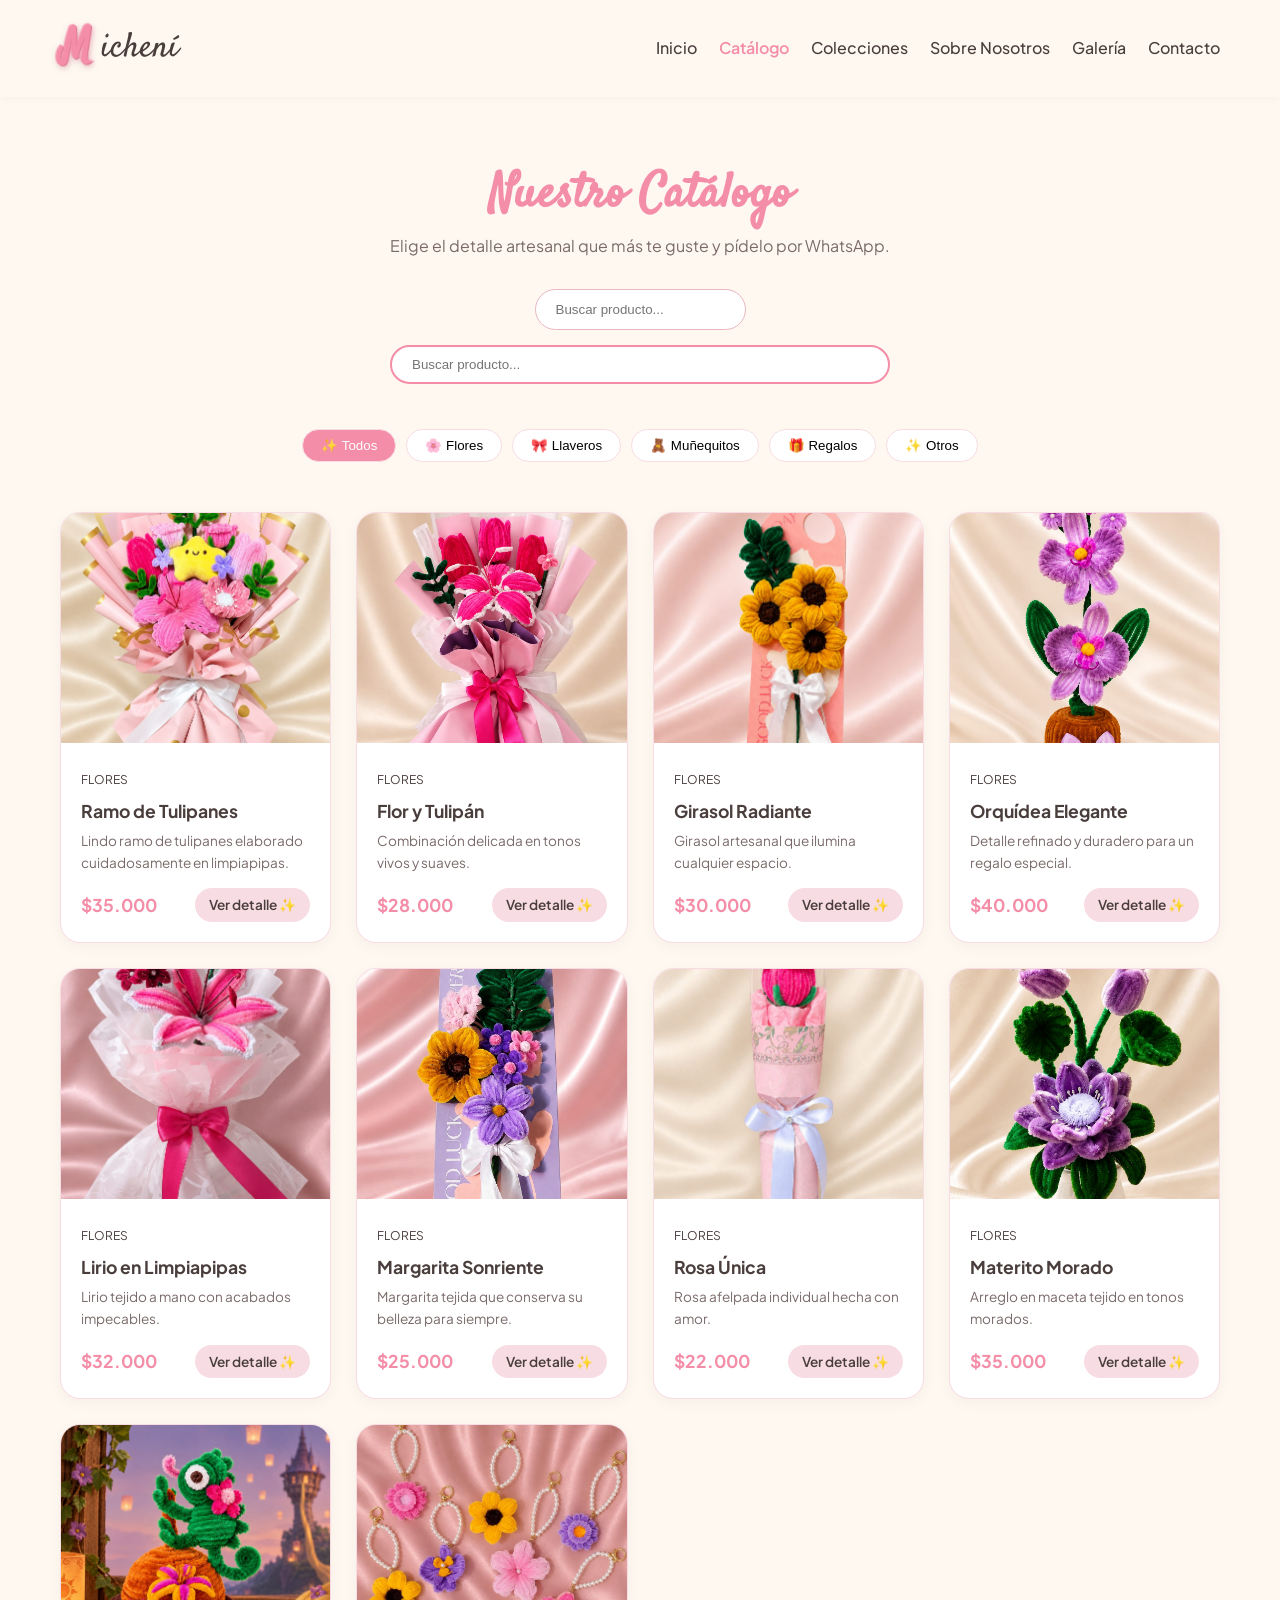
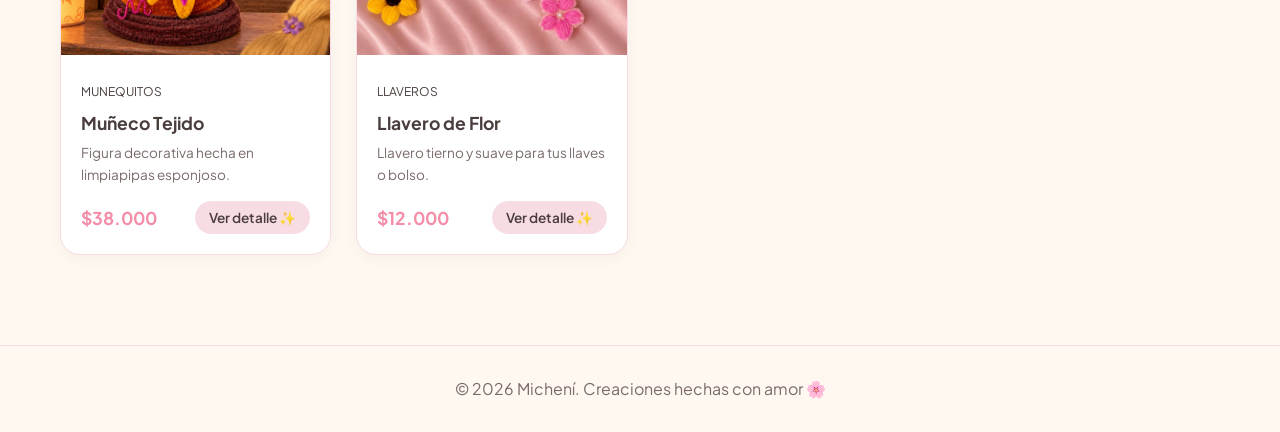
<file: catalogo.html>
<!DOCTYPE html>
<html lang="es">
<head>
    <meta name="viewport" content="width=device-width, initial-scale=1.0">
    <meta charset="UTF-8">
    <meta name="viewport" content="width=device-width, initial-scale=1.0">
    <title>Catálogo | Michení</title>
    <link href="https://fonts.googleapis.com/css2?family=Plus+Jakarta+Sans:wght@400;600;700&family=Satisfy&display=swap" rel="stylesheet">
    <link rel="stylesheet" href="https://cdnjs.cloudflare.com/ajax/libs/font-awesome/6.4.0/css/all.min.css">
    <link rel="stylesheet" href="css/styles.css">
</head>
<body>

    <nav class="navbar">
        <div class="container nav-container">
            <a href="index.html" class="logo">
                <span class="logo-m-limpiapipas">M</span>
                <span class="logo-text">ichení</span>
            </a>
            <ul class="nav-menu">
                <li><a href="index.html" class="nav-link">Inicio</a></li>
                <li><a href="catalogo.html" class="nav-link active">Catálogo</a></li>
                <li><a href="colecciones.html" class="nav-link">Colecciones</a></li>
                <li><a href="nosotros.html" class="nav-link">Sobre Nosotros</a></li>
                <li><a href="galeria.html" class="nav-link">Galería</a></li>
                <li><a href="contacto.html" class="nav-link">Contacto</a></li>
            </ul>
        </div>
    </nav>

    <div class="container">
        <div class="page-header">
            <h1 class="page-title">Nuestro Catálogo</h1>
            <p style="color: var(--texto-suave);">Elige el detalle artesanal que más te guste y pídelo por WhatsApp.</p>
        </div>

        <!-- FILTROS Y BÚSQUEDA -->
        <div class="catalog-controls">
            <div class="search-box">
                <input type="text" id="search-input" placeholder="Buscar producto...">
            </div>
            <div class="search-container" style="text-align: center; margin-bottom: 30px;">
    <input type="text" id="searchInput" placeholder="Buscar producto..." style="border: 2px solid var(--rosa-principal); border-radius: 25px; padding: 10px 20px; outline: none;">
</div>
            <div class="category-filters" id="category-filters">
                <button class="filter-btn active" data-category="todos">✨ Todos</button>
                <button class="filter-btn" data-category="flores">🌸 Flores</button>
                <button class="filter-btn" data-category="llaveros">🎀 Llaveros</button>
                <button class="filter-btn" data-category="munequitos">🧸 Muñequitos</button>
                <button class="filter-btn" data-category="regalos">🎁 Regalos</button>
                <button class="filter-btn" data-category="otros">✨ Otros</button>
            </div>
        </div>

        <!-- GRILLA DE PRODUCTOS -->
        <div class="products-grid" id="products-grid">
            <!-- Se llena con JavaScript -->
        </div>
    </div>

    <script src="js/data.js"></script>
    <script src="js/main.js"></script>

        <footer class="footer">
        <p>© 2026 Michení. Creaciones hechas con amor 🌸</p>
    </footer>

</body>
</html>
</file>
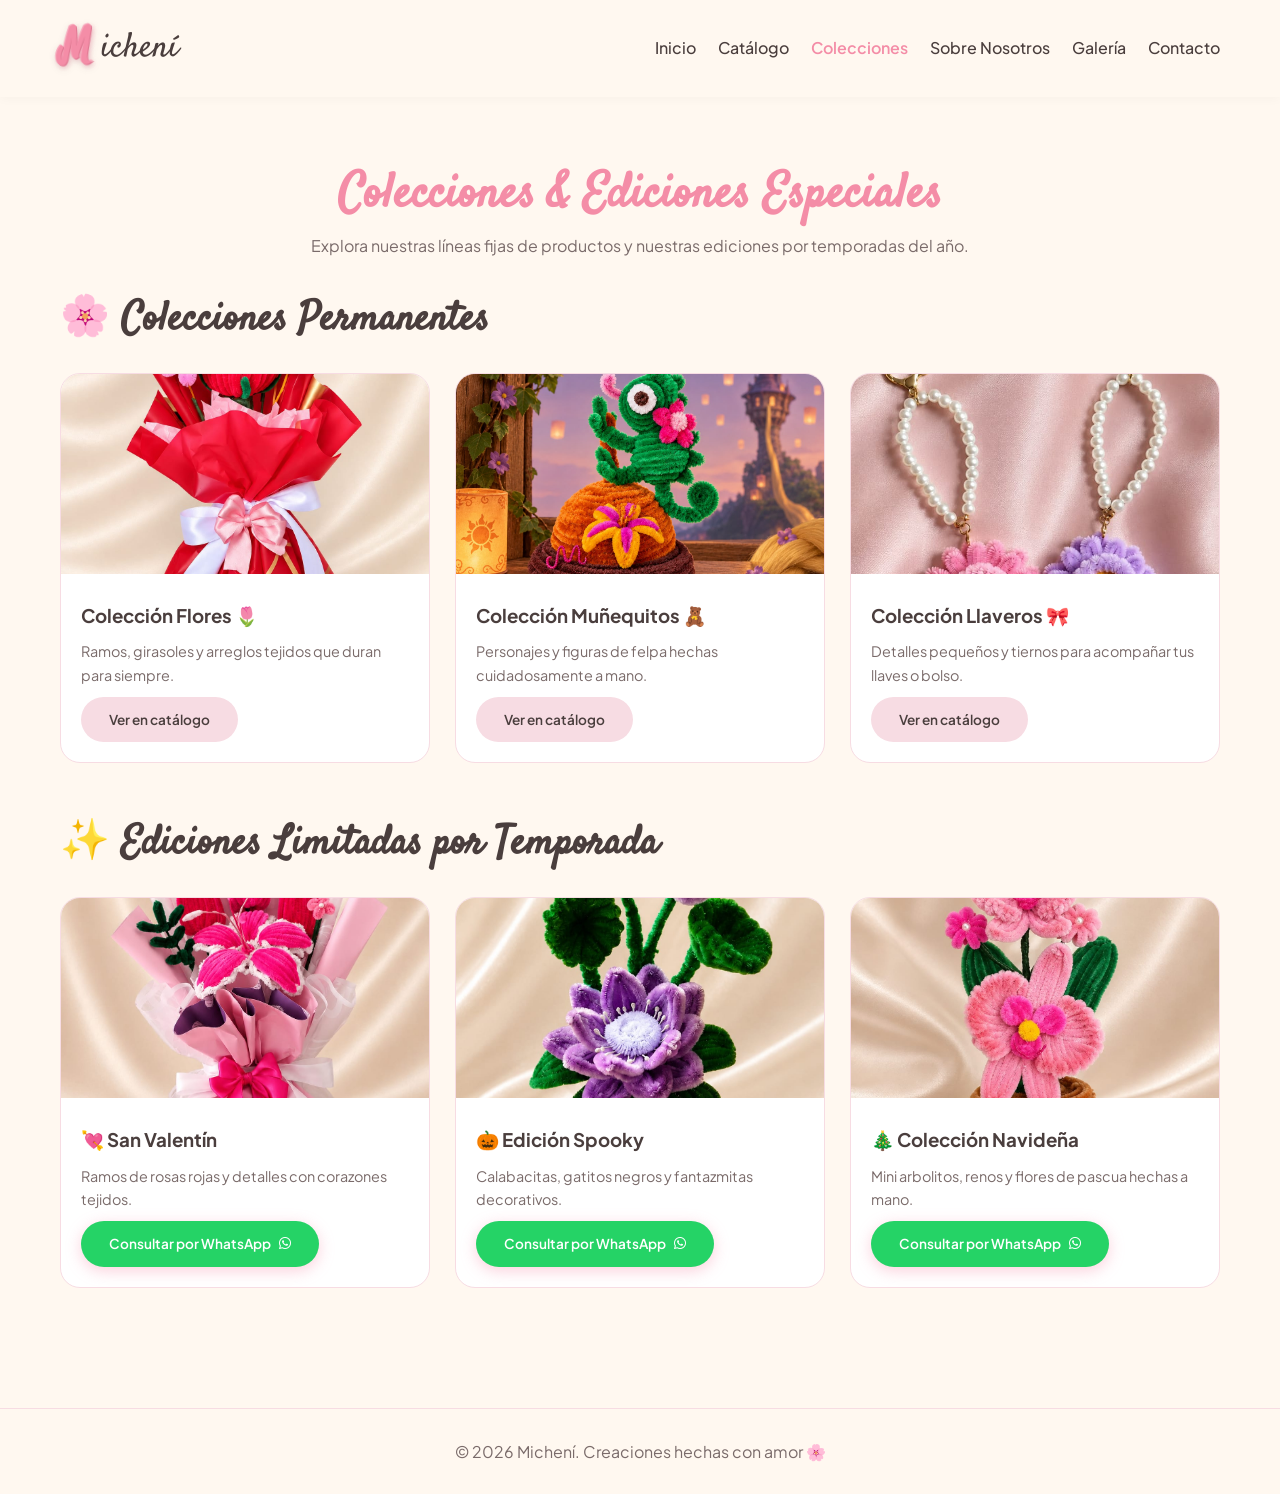
<file: colecciones.html>
<!DOCTYPE html>
<html lang="es">
<head>
    <meta name="viewport" content="width=device-width, initial-scale=1.0">
    <meta charset="UTF-8">
    <meta name="viewport" content="width=device-width, initial-scale=1.0">
    <title>Colecciones & Ediciones Especiales | Michení</title>
    <link href="https://fonts.googleapis.com/css2?family=Plus+Jakarta+Sans:wght@400;600;700&family=Satisfy&display=swap" rel="stylesheet">
    <link rel="stylesheet" href="https://cdnjs.cloudflare.com/ajax/libs/font-awesome/6.4.0/css/all.min.css">
    <link rel="stylesheet" href="css/styles.css">
</head>
<body>

    <nav class="navbar">
        <div class="container nav-container">
            <a href="index.html" class="logo">
                <span class="logo-m-limpiapipas">M</span>
                <span class="logo-text">ichení</span>
            </a>
            <ul class="nav-menu">
                <li><a href="index.html" class="nav-link">Inicio</a></li>
                <li><a href="catalogo.html" class="nav-link">Catálogo</a></li>
                <li><a href="colecciones.html" class="nav-link active">Colecciones</a></li>
                <li><a href="nosotros.html" class="nav-link">Sobre Nosotros</a></li>
                <li><a href="galeria.html" class="nav-link">Galería</a></li>
                <li><a href="contacto.html" class="nav-link">Contacto</a></li>
            </ul>
        </div>
    </nav>

    <div class="container" style="padding-bottom: 60px;">
        <div class="page-header">
            <h1 class="page-title">Colecciones & Ediciones Especiales</h1>
            <p style="color: var(--texto-suave);">Explora nuestras líneas fijas de productos y nuestras ediciones por temporadas del año.</p>
        </div>

        <!-- COLECCIONES PERMANENTES -->
        <h2 style="font-family: 'Satisfy'; font-size: 2.5rem; color: var(--texto-oscuro); margin-bottom: 20px;">🌸 Colecciones Permanentes</h2>
        <div class="grid-3" style="margin-bottom: 50px;">
            <!-- Flores -->
            <div class="feature-card" style="padding: 0; overflow: hidden; text-align: left; background: white;">
                <img src="images/rosa.jpeg" alt="Colección Flores" style="width:100%; height:200px; object-fit:cover;">
                <div style="padding: 20px;">
                    <h3>Colección Flores 🌷</h3>
                    <p style="color: var(--texto-suave); font-size: 0.9rem; margin: 10px 0;">Ramos, girasoles y arreglos tejidos que duran para siempre.</p>
                    <a href="catalogo.html" class="btn btn-secondary" style="font-size:0.85rem;">Ver en catálogo</a>
                </div>
            </div>

            <!-- Muñequitos -->
            <div class="feature-card" style="padding: 0; overflow: hidden; text-align: left; background: white;">
                <img src="images/Muñeco tejido.jpeg" alt="Colección Muñequitos" style="width:100%; height:200px; object-fit:cover;">
                <div style="padding: 20px;">
                    <h3>Colección Muñequitos 🧸</h3>
                    <p style="color: var(--texto-suave); font-size: 0.9rem; margin: 10px 0;">Personajes y figuras de felpa hechas cuidadosamente a mano.</p>
                    <a href="catalogo.html" class="btn btn-secondary" style="font-size:0.85rem;">Ver en catálogo</a>
                </div>
            </div>

            <!-- Llaveros -->
            <div class="feature-card" style="padding: 0; overflow: hidden; text-align: left; background: white;">
                <img src="images/llaveros.jpeg" alt="Colección Llaveros" style="width:100%; height:200px; object-fit:cover;">
                <div style="padding: 20px;">
                    <h3>Colección Llaveros 🎀</h3>
                    <p style="color: var(--texto-suave); font-size: 0.9rem; margin: 10px 0;">Detalles pequeños y tiernos para acompañar tus llaves o bolso.</p>
                    <a href="catalogo.html" class="btn btn-secondary" style="font-size:0.85rem;">Ver en catálogo</a>
                </div>
            </div>
        </div>

        <!-- EDICIONES DE TEMPORADA -->
        <h2 style="font-family: 'Satisfy'; font-size: 2.5rem; color: var(--texto-oscuro); margin-bottom: 20px;">✨ Ediciones Limitadas por Temporada</h2>
        <div class="grid-3">
            <div class="feature-card" style="padding: 0; overflow: hidden; text-align: left; background: white;">
                <img src="images/flor y tulipan.jpeg" alt="San Valentín" style="width:100%; height:200px; object-fit:cover;">
                <div style="padding: 20px;">
                    <h3>💘 San Valentín</h3>
                    <p style="color: var(--texto-suave); font-size: 0.9rem; margin: 10px 0;">Ramos de rosas rojas y detalles con corazones tejidos.</p>
                    <a href="https://wa.me/573183888805?text=¡Hola!%20Quiero%20info%20de%20San%20Valentín" target="_blank" class="btn btn-primary" style="font-size:0.85rem; background: #25D366; border: none;">Consultar por WhatsApp <i class="fa-brands fa-whatsapp"></i></a>
                </div>
            </div>

            <div class="feature-card" style="padding: 0; overflow: hidden; text-align: left; background: white;">
                <img src="images/matero morado.jpeg" alt="Halloween" style="width:100%; height:200px; object-fit:cover;">
                <div style="padding: 20px;">
                    <h3>🎃 Edición Spooky</h3>
                    <p style="color: var(--texto-suave); font-size: 0.9rem; margin: 10px 0;">Calabacitas, gatitos negros y fantazmitas decorativos.</p>
                    <a href="https://wa.me/573183888805?text=¡Hola!%20Quiero%20info%20de%20Halloween" target="_blank" class="btn btn-primary" style="font-size:0.85rem; background: #25D366; border: none;">Consultar por WhatsApp <i class="fa-brands fa-whatsapp"></i></a>
                </div>
            </div>

            <div class="feature-card" style="padding: 0; overflow: hidden; text-align: left; background: white;">
                <img src="images/matero.jpeg" alt="Navidad" style="width:100%; height:200px; object-fit:cover;">
                <div style="padding: 20px;">
                    <h3>🎄 Colección Navideña</h3>
                    <p style="color: var(--texto-suave); font-size: 0.9rem; margin: 10px 0;">Mini arbolitos, renos y flores de pascua hechas a mano.</p>
                    <a href="https://wa.me/573183888805?text=¡Hola!%20Quiero%20info%20de%20Navidad" target="_blank" class="btn btn-primary" style="font-size:0.85rem; background: #25D366; border: none;">Consultar por WhatsApp <i class="fa-brands fa-whatsapp"></i></a>
                </div>
            </div>
        </div>
    </div>

    <footer class="footer">
        <p>© 2026 Michení. Creaciones hechas con amor 🌸</p>
    </footer>

    <script src="js/main.js"></script>
</body>
</html>
</file>
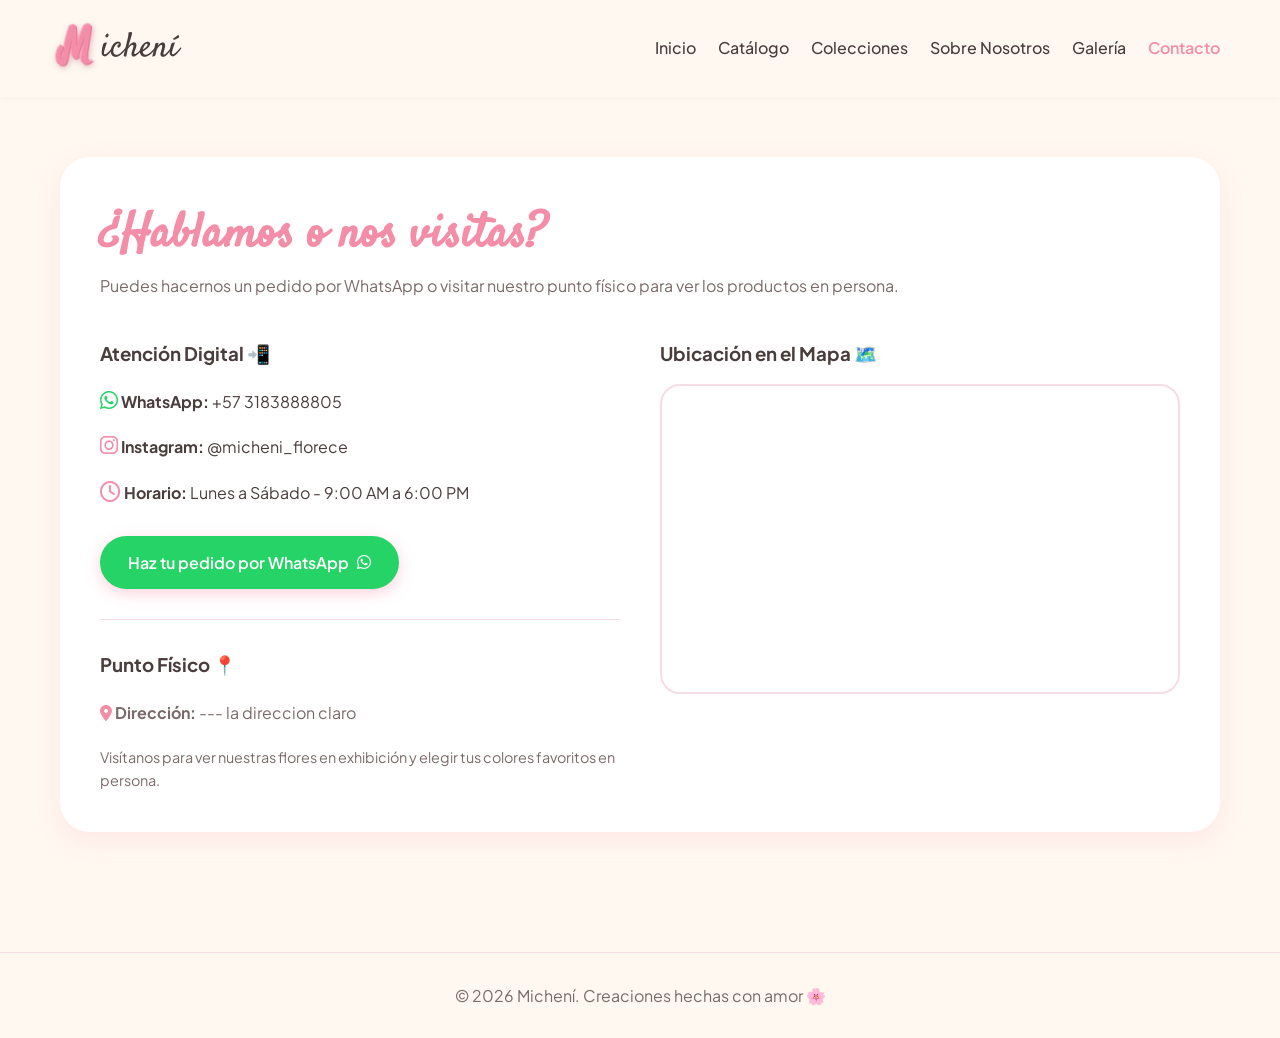
<file: contacto.html>
<!DOCTYPE html>
<html lang="es">
<head>
    <meta name="viewport" content="width=device-width, initial-scale=1.0">
    <meta charset="UTF-8">
    <meta name="viewport" content="width=device-width, initial-scale=1.0">
    <title>Contacto | Michení</title>
    <link href="https://fonts.googleapis.com/css2?family=Plus+Jakarta+Sans:wght@400;600;700&family=Satisfy&display=swap" rel="stylesheet">
    <link rel="stylesheet" href="https://cdnjs.cloudflare.com/ajax/libs/font-awesome/6.4.0/css/all.min.css">
    <link rel="stylesheet" href="css/styles.css">
</head>
<body>

    <nav class="navbar">
        <div class="container nav-container">
            <a href="index.html" class="logo">
                <span class="logo-m-limpiapipas">M</span>
                <span class="logo-text">ichení</span>
            </a>
            <ul class="nav-menu">
                <li><a href="index.html" class="nav-link">Inicio</a></li>
                <li><a href="catalogo.html" class="nav-link">Catálogo</a></li>
                <li><a href="colecciones.html" class="nav-link">Colecciones</a></li>
                <li><a href="nosotros.html" class="nav-link">Sobre Nosotros</a></li>
                <li><a href="galeria.html" class="nav-link">Galería</a></li>
                <li><a href="contacto.html" class="nav-link active">Contacto</a></li>
            </ul>
        </div>
    </nav>

    <div class="container" style="padding: 60px 20px;">
        <div style="background: white; padding: 40px; border-radius: 30px; box-shadow: var(--sombra-suave);">
            <div class="text-center" style="margin-bottom: 40px;">
                <h1 class="page-title">¿Hablamos o nos visitas?</h1>
                <p style="color: var(--texto-suave);">Puedes hacernos un pedido por WhatsApp o visitar nuestro punto físico para ver los productos en persona.</p>
            </div>

            <div style="display: grid; grid-template-columns: repeat(auto-fit, minmax(280px, 1fr)); gap: 40px; align-items: start;">
                <!-- DATOS DE CONTACTO -->
                <div style="display: flex; flex-direction: column; gap: 20px;">
                    <h3>Atención Digital 📲</h3>
                    <div><i class="fa-brands fa-whatsapp" style="color: #25D366; font-size: 1.3rem;"></i> <strong>WhatsApp:</strong> +57 3183888805</div>
                    <div><i class="fa-brands fa-instagram" style="color: var(--rosa-principal); font-size: 1.3rem;"></i> <strong>Instagram:</strong> @micheni_florece</div>
                    <div><i class="fa-regular fa-clock" style="color: var(--rosa-principal); font-size: 1.3rem;"></i> <strong>Horario:</strong> Lunes a Sábado - 9:00 AM a 6:00 PM</div>
                    
                    <a href="https://wa.me/573183888805?text=¡Hola%20Michení!%20Me%20gustaría%20hacer%20un%20pedido." target="_blank" class="btn btn-primary" style="background:#25D366; font-size:1rem; padding: 14px 28px; width: fit-content; margin-top: 10px;">
                        Haz tu pedido por WhatsApp <i class="fa-brands fa-whatsapp"></i>
                    </a>

                    <hr style="border: 0; border-top: 1px solid var(--rosa-palo); margin: 10px 0;">

                    <h3>Punto Físico 📍</h3>
                    <p style="color: var(--texto-suave);"><i class="fa-solid fa-location-dot" style="color: var(--rosa-principal);"></i> <strong>Dirección:</strong> --- la direccion claro </p>
                    <p style="color: var(--texto-suave); font-size: 0.9rem;">Visítanos para ver nuestras flores en exhibición y elegir tus colores favoritos en persona.</p>
                </div>

                <!-- MAPA DE GOOGLE MAPS -->
                <div>
                    <h3 style="margin-bottom: 15px;">Ubicación en el Mapa 🗺️</h3>
                    <div style="border-radius: 20px; overflow: hidden; border: 2px solid var(--rosa-palo);">
                        <iframe 
                            src="https://www.google.com/maps/embed?pb=!1m18!1m12!1m3!1d3959.0!2d-73.0!3d7.0!2m3!1f0!2f0!3f0!3m2!1i1024!2i768!4f13.1!3m3!1m2!1s0x0%3A0x0!2zN8KwMDAnMDAuMCJOIDczwrAwMCcwMC4wIlc!5e0!3m2!1ses!2sco!4v1600000000000!5m2!1ses!2sco" 
                            width="100%" 
                            height="300" 
                            style="border:0;" 
                            allowfullscreen="" 
                            loading="lazy">
                        </iframe>
                    </div>
                </div>
            </div>
        </div>
    </div>

    <footer class="footer">
        <p>© 2026 Michení. Creaciones hechas con amor 🌸</p>
    </footer>

    <script src="js/main.js"></script>
</body>
</html>
</file>
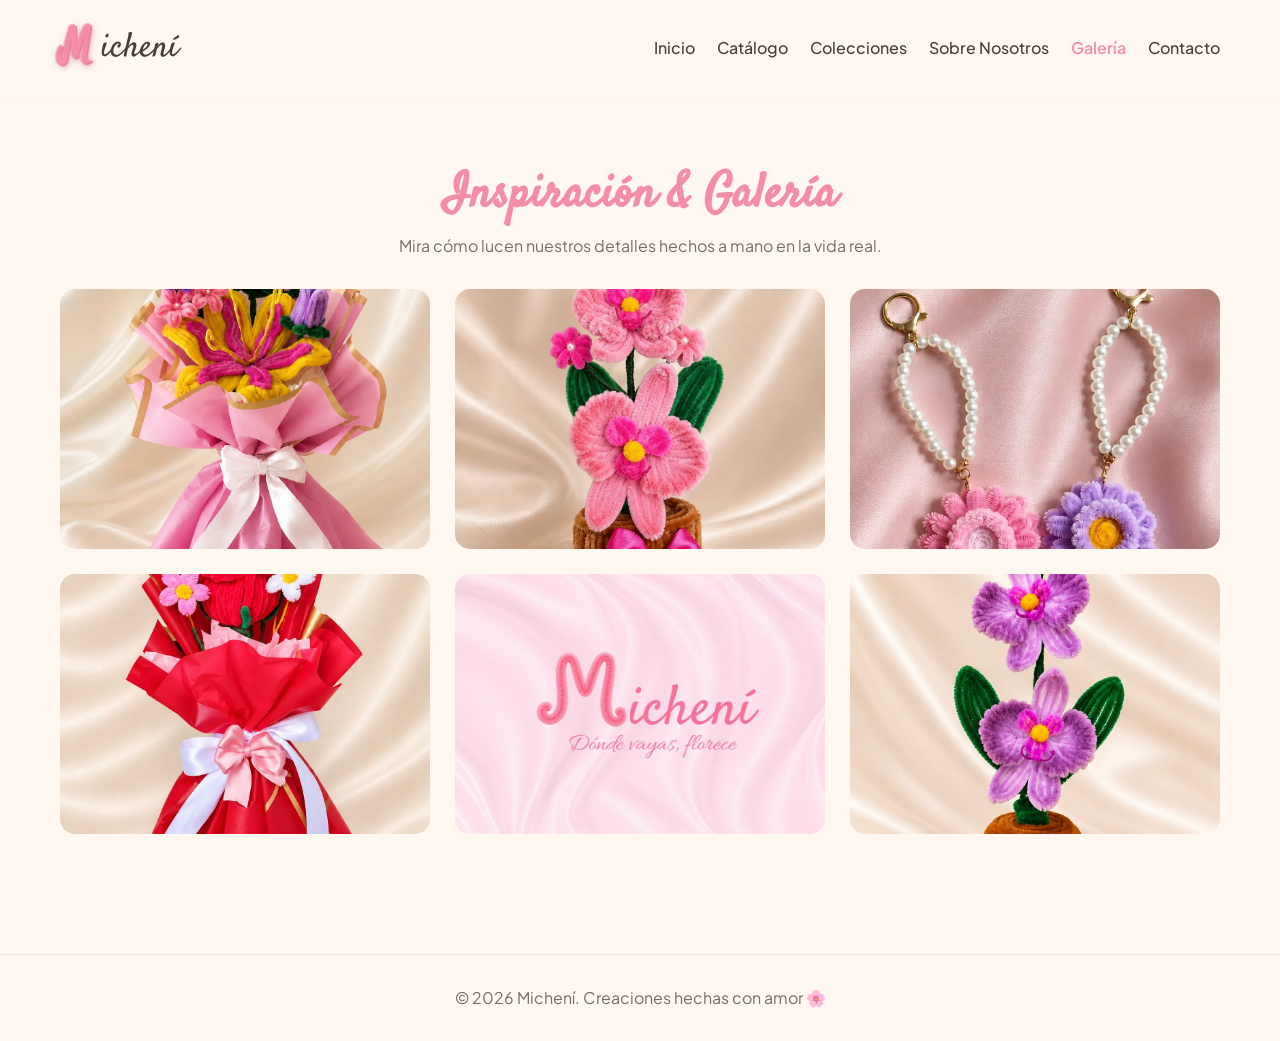
<file: galeria.html>
<!DOCTYPE html>
<html lang="es">
<head>
    <meta name="viewport" content="width=device-width, initial-scale=1.0">
    <meta charset="UTF-8">
    <meta name="viewport" content="width=device-width, initial-scale=1.0">
    <title>Galería | Michení</title>
    <link href="https://fonts.googleapis.com/css2?family=Plus+Jakarta+Sans:wght@400;600;700&family=Satisfy&display=swap" rel="stylesheet">
    <link rel="stylesheet" href="https://cdnjs.cloudflare.com/ajax/libs/font-awesome/6.4.0/css/all.min.css">
    <link rel="stylesheet" href="css/styles.css">
</head>
<body>

    <nav class="navbar">
        <div class="container nav-container">
            <a href="index.html" class="logo">
                <span class="logo-m-limpiapipas">M</span>
                <span class="logo-text">ichení</span>
            </a>
            <ul class="nav-menu">
                <li><a href="index.html" class="nav-link">Inicio</a></li>
                <li><a href="catalogo.html" class="nav-link">Catálogo</a></li>
                <li><a href="colecciones.html" class="nav-link">Colecciones</a></li>
                <li><a href="nosotros.html" class="nav-link">Sobre Nosotros</a></li>
                <li><a href="galeria.html" class="nav-link active">Galería</a></li>
                <li><a href="contacto.html" class="nav-link">Contacto</a></li>
            </ul>
        </div>
    </nav>

    <div class="container" style="padding-bottom: 60px;">
        <div class="page-header">
            <h1 class="page-title">Inspiración & Galería</h1>
            <p style="color: var(--texto-suave);">Mira cómo lucen nuestros detalles hechos a mano en la vida real.</p>
        </div>

        <div class="grid-3">
            <img src="images/flor.jpeg" alt="Flor artesanal" style="width:100%; border-radius:15px; height:260px; object-fit:cover;">
            <img src="images/matero.jpeg" alt="Materito" style="width:100%; border-radius:15px; height:260px; object-fit:cover;">
            <img src="images/llaveros.jpeg" alt="Colección Llaveros" style="width:100%; border-radius:15px; height:260px; object-fit:cover;">
            <img src="images/rosa.jpeg" alt="Rosa hecha a mano" style="width:100%; border-radius:15px; height:260px; object-fit:cover;">
            <img src="images/hero-foto.jpeg" alt="Arreglo Michení" style="width:100%; border-radius:15px; height:260px; object-fit:cover;">
            <img src="images/orquidea.jpeg" alt="Orquídea artesanal" style="width:100%; border-radius:15px; height:260px; object-fit:cover;">
        </div>
    </div>

    <footer class="footer">
        <p>© 2026 Michení. Creaciones hechas con amor 🌸</p>
    </footer>

    <script src="js/main.js"></script>
</body>
</html>
</file>
<file: css/styles.css>
/* ==========================================
   MICHENÍ - ESTILOS PRINCIPALES
   ========================================== */

:root {
    --rosa-principal: #F48DA7;
    --crema-suave: #FFF8F0;
    --rosa-palo: #F7DCE3;
    --rosa-empolvado: #E8B6C3;
    --texto-oscuro: #4A3E3D;
    --texto-suave: #7A6B6A;
    --blanco: #FFFFFF;
    --sombra-suave: 0 8px 24px rgba(244, 141, 167, 0.15);
    --sombra-card: 0 4px 15px rgba(0, 0, 0, 0.04);
    --transicion: all 0.3s cubic-bezier(0.25, 0.8, 0.25, 1);
    --radius-card: 20px;
    --radius-btn: 30px;
}

* {
    margin: 0;
    padding: 0;
    box-sizing: border-box;
}

body {
    font-family: 'Plus Jakarta Sans', sans-serif;
    background-color: var(--crema-suave);
    color: var(--texto-oscuro);
    line-height: 1.6;
}

.container {
    max-width: 1200px;
    margin: 0 auto;
    padding: 0 20px;
}

/* ==========================================
   LOGO "M" ESTILO LIMPIAPIPAS (PIPE CLEANER)
   ========================================== */
.logo {
    display: flex;
    align-items: center;
    gap: 10px;
    text-decoration: none;
}

/* Letra M con simulación de efecto felpudo/limpiapipas */
.logo-m-limpiapipas {
    font-family: 'Satisfy', cursive;
    font-size: 2.6rem;
    font-weight: bold;
    color: var(--rosa-principal);
    display: inline-block;
    position: relative;
    /* Sombras múltiples suaves para dar sensación de volumen y felpa */
    text-shadow: 
        1px 1px 0px #e07993,
        -1px -1px 0px #f8a8bc,
        2px 2px 5px rgba(244, 141, 167, 0.5);
    filter: drop-shadow(0px 2px 3px rgba(0,0,0,0.1));
    transform: rotate(-3deg); /* Toque artesanal único */
}

.logo-text {
    font-family: 'Satisfy', cursive;
    font-size: 2.2rem;
    color: var(--texto-oscuro);
}

/* En caso de que tengas el archivo de tu logo en imagen, usa esta clase: */
.logo-img {
    height: 45px;
    width: auto;
    object-fit: contain;
}

/* NAVBAR MULTIPÁGINA */
.navbar {
    position: sticky;
    top: 0;
    width: 100%;
    background-color: rgba(255, 248, 240, 0.95);
    backdrop-filter: blur(10px);
    z-index: 1000;
    padding: 15px 0;
    box-shadow: 0 2px 10px rgba(0,0,0,0.03);
}

.nav-container {
    display: flex;
    justify-content: space-between;
    align-items: center;
}

.nav-menu {
    display: flex;
    list-style: none;
    gap: 22px;
}

.nav-link {
    text-decoration: none;
    color: var(--texto-oscuro);
    font-weight: 500;
    transition: var(--transicion);
}

.nav-link:hover, .nav-link.active {
    color: var(--rosa-principal);
    font-weight: 600;
}

.btn-wpp-nav {
    background: #25D366;
    color: white;
    width: 38px;
    height: 38px;
    border-radius: 50%;
    display: flex;
    align-items: center;
    justify-content: center;
    text-decoration: none;
    font-size: 1.1rem;
}

/* BOTONES */
.btn {
    display: inline-flex;
    align-items: center;
    gap: 8px;
    padding: 12px 28px;
    border-radius: var(--radius-btn);
    font-weight: 600;
    text-decoration: none;
    transition: var(--transicion);
    cursor: pointer;
    border: none;
}

.btn-primary {
    background-color: var(--rosa-principal);
    color: var(--blanco);
    box-shadow: 0 4px 15px rgba(244, 141, 167, 0.4);
}

.btn-secondary {
    background-color: var(--rosa-palo);
    color: var(--texto-oscuro);
}

/* ENCABEZADOS DE CADA PÁGINA */
.page-header {
    padding: 60px 0 30px;
    text-align: center;
}

.page-title {
    font-family: 'Satisfy', cursive;
    font-size: 3rem;
    color: var(--rosa-principal);
}

/* SECCIÓN ESPECIAL REGALOS (INICIO) */
.special-section {
    padding: 60px 0;
    background-color: var(--blanco);
    border-radius: 40px;
    margin: 40px 0;
}

.grid-3 {
    display: grid;
    grid-template-columns: repeat(auto-fit, minmax(280px, 1fr));
    gap: 25px;
}

.feature-card {
    background-color: var(--crema-suave);
    padding: 30px 20px;
    border-radius: var(--radius-card);
    text-align: center;
    border: 1px solid var(--rosa-palo);
}

/* PRODUCTOS Y GRILLAS */
.products-grid {
    display: grid;
    grid-template-columns: repeat(auto-fill, minmax(250px, 1fr));
    gap: 25px;
    padding: 30px 0;
}

.product-card {
    background-color: var(--blanco);
    border-radius: var(--radius-card);
    overflow: hidden;
    box-shadow: var(--sombra-card);
    border: 1px solid var(--rosa-palo);
    display: flex;
    flex-direction: column;
}

.product-img {
    width: 100%;
    height: 230px;
    object-fit: cover;
}

.product-info {
    padding: 20px;
    display: flex;
    flex-direction: column;
    flex-grow: 1;
}

/* FILTROS Y BÚSQUEDA EN CATÁLOGO */
.catalog-controls {
    display: flex;
    flex-direction: column;
    align-items: center;
    gap: 15px;
    margin-bottom: 20px;
}

.search-box input {
    padding: 12px 20px;
    border-radius: 25px;
    border: 1px solid var(--rosa-empolvado);
    width: 300px;
    outline: none;
}

.category-filters {
    display: flex;
    gap: 10px;
    flex-wrap: wrap;
}

.filter-btn {
    background: var(--blanco);
    border: 1px solid var(--rosa-palo);
    padding: 8px 18px;
    border-radius: 20px;
    cursor: pointer;
}

.filter-btn.active {
    background: var(--rosa-principal);
    color: white;
}

/* FOOTER */
.footer {
    padding: 30px 0;
    text-align: center;
    border-top: 1px solid var(--rosa-palo);
    margin-top: 60px;
    color: var(--texto-suave);
}
/* EFECTO DE FLORECITA FLOTANTE AL HACER CLIC */
.click-flower {
    position: fixed;
    pointer-events: none;
    font-size: 1.5rem;
    z-index: 9999;
    transform: translate(-50%, -50%);
    animation: floatUpAndFade 1s ease-out forwards;
}

@keyframes floatUpAndFade {
    0% {
        opacity: 1;
        transform: translate(-50%, -50%) scale(0.6) rotate(0deg);
    }
    50% {
        opacity: 0.9;
        transform: translate(-50%, -80px) scale(1.2) rotate(15deg);
    }
    100% {
        opacity: 0;
        transform: translate(-50%, -120px) scale(1) rotate(-15deg);
    }
}

/* ===================================================
   RESPONSIVE DESIGN (Celulares, Tablets y PCs)
   =================================================== */

/* Ajuste general para imágenes y contenedores */
img {
    max-width: 100%;
    height: auto;
}

.container {
    width: 100%;
    max-width: 1200px;
    margin: 0 auto;
    padding-left: 20px;
    padding-right: 20px;
}

/* 📱 TABLETS (Pantallas de hasta 992px) */
@media (max-width: 992px) {
    .grid-3 {
        display: grid;
        grid-template-columns: repeat(2, 1fr); /* 2 columnas en tablet */
        gap: 20px;
    }
    
    .page-title {
        font-size: 2.2rem;
    }
}

/* 📱 CELULARES (Pantallas de hasta 600px) */
@media (max-width: 600px) {
    /* Menú de navegación apilado y centrado */
    .nav-container {
        flex-direction: column;
        gap: 15px;
        padding: 15px 10px;
    }

    .nav-menu {
        flex-wrap: wrap;
        justify-content: center;
        gap: 10px;
    }

    .nav-link {
        font-size: 0.9rem;
        padding: 6px 10px;
    }

    /* Grillas a 1 sola columna para móviles */
    .grid-3 {
        display: grid;
        grid-template-columns: 1fr; /* 1 columna vertical */
        gap: 20px;
    }

    /* Ajustes visuales para textos e imágenes en celular */
    .page-header {
        text-align: center;
        padding: 20px 10px;
    }

    .page-title {
        font-size: 1.8rem;
    }

    /* Botones más cómodos para pulsar con el pulgar */
    .btn {
        width: 100%;
        text-align: center;
        padding: 12px 20px;
    }
}
/* Ajuste responsivo para la barra de búsqueda */
.search-container, 
input[type="text"] {
    width: 100%;
    max-width: 500px; /* Ancho cómodo en PC */
    margin: 0 auto;
    display: block;
    box-sizing: border-box;
}

@media (max-width: 600px) {
    .search-container, 
    input[type="text"] {
        max-width: 90%; /* En celular ocupa el 90% de la pantalla para dejar margen */
        font-size: 0.95rem;
        padding: 10px 15px;
    }
}
</file>
